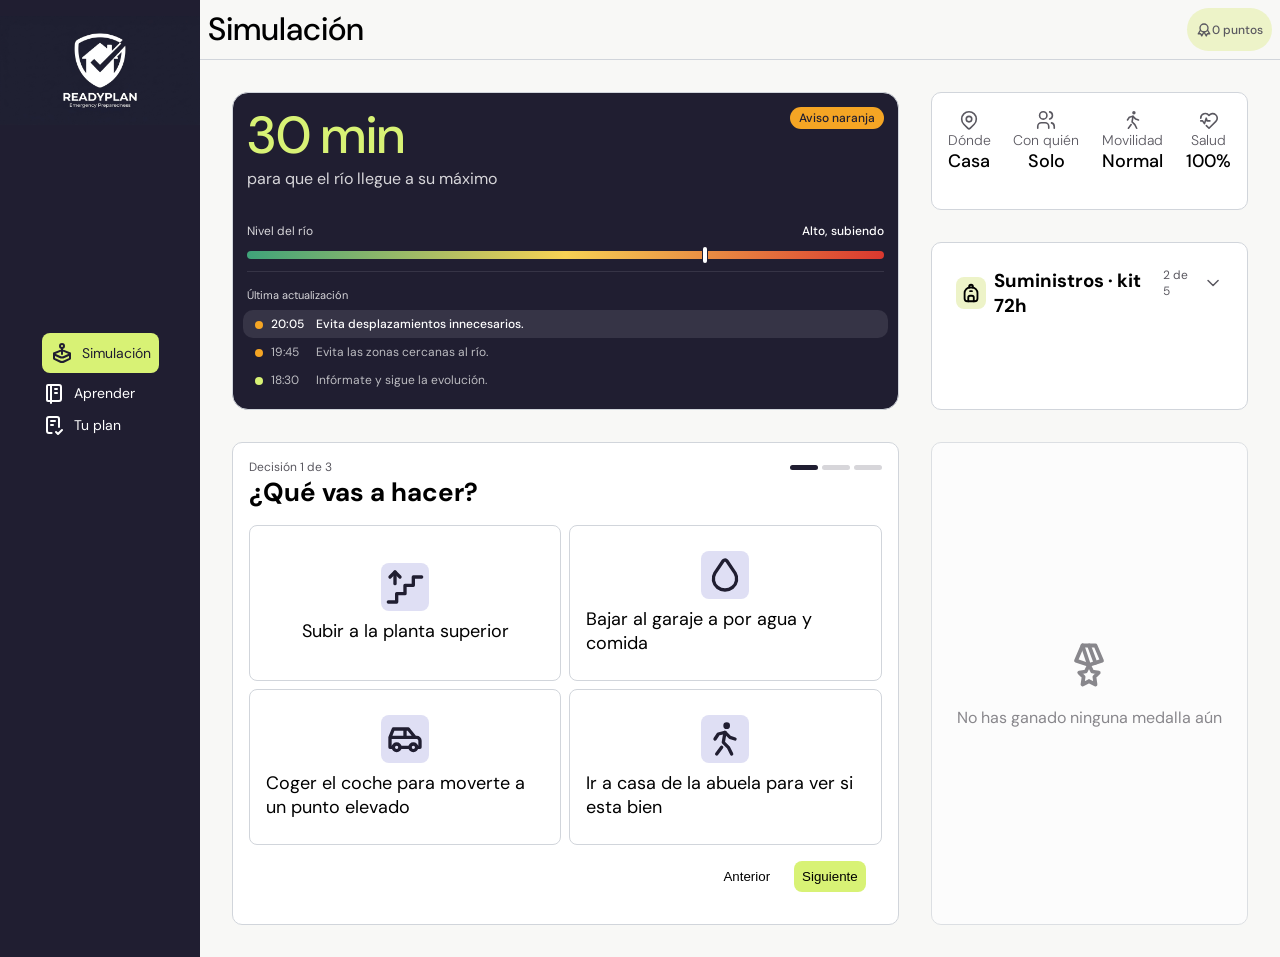
<file: index.html>
<!DOCTYPE html>
<html lang="es">

<head>
    <meta charset="UTF-8">
    <meta name="viewport" content="width=device-width, initial-scale=1.0">
    <title>Readyplan</title>
    <link rel="stylesheet" href="./css/styles.css">
    <link rel="stylesheet" href="./css/variantes.css">


    <link rel="preconnect" href="https://fonts.googleapis.com">
    <link rel="preconnect" href="https://fonts.gstatic.com" crossorigin>
    <link
        href="https://fonts.googleapis.com/css2?family=DM+Sans:ital,opsz,wght@0,9..40,100..1000;1,9..40,100..1000&display=swap"
        rel="stylesheet">
</head>

<body>

    <header class="main__header">
        <h1>Simulación</h1>
        <div class="badge">

            <svg xmlns="http://www.w3.org/2000/svg" width="16" height="16" viewBox="0 0 24 24" fill="none"
                stroke="currentColor" stroke-width="2" stroke-linecap="round" stroke-linejoin="round"
                class="icon icon-tabler icons-tabler-outline icon-tabler-award">
                <path stroke="none" d="M0 0h24v24H0z" fill="none" />
                <path d="M6 9a6 6 0 1 0 12 0a6 6 0 1 0 -12 0" />
                <path d="M12 15l3.4 5.89l1.598 -3.233l3.598 .232l-3.4 -5.889" />
                <path d="M6.802 12l-3.4 5.89l3.598 -.233l1.598 3.232l3.4 -5.889" />
            </svg>
            <p class="badge__text">0 puntos</p>
        </div>



    </header>

    <aside class="sidebar">

        <img id="logo" src="./assets/logo.jpeg" alt="icono">

        <nav class="navbar">

            <ul class="nav__list">
                <li class="nav__item nav__item--active">
                    <a class="nav__link" href="index.html">
                        <svg xmlns="http://www.w3.org/2000/svg" width="24" height="24" viewBox="0 0 24 24" fill="none"
                            stroke="currentColor" stroke-width="2" stroke-linecap="round" stroke-linejoin="round"
                            class="icon icon-tabler icons-tabler-outline icon-tabler-brand-apple-arcade">
                            <path stroke="none" d="M0 0h24v24H0z" fill="none" />
                            <path d="M10 5a2 2 0 1 0 4 0a2 2 0 1 0 -4 0" />
                            <path
                                d="M20 12.5v4.75a.734 .734 0 0 1 -.055 .325a.704 .704 0 0 1 -.348 .366l-5.462 2.58a5 5 0 0 1 -4.27 0l-5.462 -2.58a.705 .705 0 0 1 -.401 -.691l0 -4.75" />
                            <path
                                d="M4.431 12.216l5.634 -2.332a5.065 5.065 0 0 1 3.87 0l5.634 2.332a.692 .692 0 0 1 .028 1.269l-5.462 2.543a5.064 5.064 0 0 1 -4.27 0l-5.462 -2.543a.691 .691 0 0 1 .028 -1.27" />
                            <path d="M12 7l0 6" />
                        </svg>
                        <p>Simulación</p>
                    </a>
                </li>
                <li class="nav__item">
                    <a class="nav__link" href="guias.html">

                        <svg xmlns="http://www.w3.org/2000/svg" width="24" height="24" viewBox="0 0 24 24" fill="none"
                            stroke="currentColor" stroke-width="2" stroke-linecap="round" stroke-linejoin="round"
                            class="icon icon-tabler icons-tabler-outline icon-tabler-notebook">
                            <path stroke="none" d="M0 0h24v24H0z" fill="none" />
                            <path
                                d="M6 4h11a2 2 0 0 1 2 2v12a2 2 0 0 1 -2 2h-11a1 1 0 0 1 -1 -1v-14a1 1 0 0 1 1 -1m3 0v18" />
                            <path d="M13 8l2 0" />
                            <path d="M13 12l2 0" />
                        </svg>

                        <p>Aprender</p>
                    </a>
                </li>
                <li class="nav__item">
                    <a class="nav__link" href="plan.html">

                        <svg xmlns="http://www.w3.org/2000/svg" width="24" height="24" viewBox="0 0 24 24" fill="none"
                            stroke="currentColor" stroke-width="2" stroke-linecap="round" stroke-linejoin="round"
                            class="icon icon-tabler icons-tabler-outline icon-tabler-checklist">
                            <path stroke="none" d="M0 0h24v24H0z" fill="none" />
                            <path d="M9.615 20h-2.615a2 2 0 0 1 -2 -2v-12a2 2 0 0 1 2 -2h8a2 2 0 0 1 2 2v8" />
                            <path d="M14 19l2 2l4 -4" />
                            <path d="M9 8h4" />
                            <path d="M9 12h2" />
                        </svg>

                        <p>Tu plan</p>
                    </a>
                </li>
            </ul>

        </nav>


    </aside>

    <main class="main__content">
        <section class="card card--context">
            <header class="context__header">

                <div>

                    <p class="context__time">
                        30 min
                    </p>
                    <p class="context__caption">para que el río llegue a su máximo</p>

                </div>


                <p class="badge badge--alert-orange">Aviso naranja</p>

            </header>

            <div class="level">
                <p class="level__text">Nivel del río <strong>Alto, subiendo</strong></p>
                <div class="level__bar" aria-hidden="true">
                    <span class="level__marker"></span>
                </div>

            </div>


            <h3 class="context__subtitle">Última actualización</h3>
            <ol class="alerts">


                <li class="alerts__item alerts__item--orange alerts__item--current">
                    <p class="alerts__title"><time datetime="20:05">20:05</time> Evita desplazamientos innecesarios.</p>
                </li>
                <li class="alerts__item alerts__item--orange">
                    <p class="alerts__title"><time datetime="19:45">19:45</time> Evita las zonas cercanas al río.</p>

                </li>
                <li class="alerts__item alerts__item--green">
                    <p class="alerts__title"><time datetime="18:30">18:30</time> Infórmate y sigue la evolución.</p>

                </li>


            </ol>

        </section>


        <section class="card card--user">

            <div class="user__info">
                <svg xmlns="http://www.w3.org/2000/svg" width="22" height="22" viewBox="0 0 24 24" fill="none"
                    stroke="currentColor" stroke-width="1.75" stroke-linecap="round" stroke-linejoin="round"
                    class="icon icon-tabler icons-tabler-outline icon-tabler-map-pin">
                    <path stroke="none" d="M0 0h24v24H0z" fill="none" />
                    <path d="M9 11a3 3 0 1 0 6 0a3 3 0 0 0 -6 0" />
                    <path d="M17.657 16.657l-4.243 4.243a2 2 0 0 1 -2.827 0l-4.244 -4.243a8 8 0 1 1 11.314 0" />
                </svg>
                <p class="label__text">Dónde</p>
                <p class="user__context">Casa</p>
            </div>

            <div class="user__info">
                <svg xmlns="http://www.w3.org/2000/svg" width="22" height="22" viewBox="0 0 24 24" fill="none"
                    stroke="currentColor" stroke-width="1.75" stroke-linecap="round" stroke-linejoin="round"
                    class="icon icon-tabler icons-tabler-outline icon-tabler-users">
                    <path stroke="none" d="M0 0h24v24H0z" fill="none" />
                    <path d="M5 7a4 4 0 1 0 8 0a4 4 0 1 0 -8 0" />
                    <path d="M3 21v-2a4 4 0 0 1 4 -4h4a4 4 0 0 1 4 4v2" />
                    <path d="M16 3.13a4 4 0 0 1 0 7.75" />
                    <path d="M21 21v-2a4 4 0 0 0 -3 -3.85" />
                </svg>
                <p class="label__text">Con quién</p>
                <p class="user__context">Solo</p>
            </div>

            <div class="user__info">
                <svg xmlns="http://www.w3.org/2000/svg" width="22" height="22" viewBox="0 0 24 24" fill="none"
                    stroke="currentColor" stroke-width="1.75" stroke-linecap="round" stroke-linejoin="round"
                    class="icon icon-tabler icons-tabler-outline icon-tabler-walk">
                    <path stroke="none" d="M0 0h24v24H0z" fill="none" />
                    <path d="M12 4a1 1 0 1 0 2 0a1 1 0 1 0 -2 0" />
                    <path d="M7 21l3 -4" />
                    <path d="M16 21l-2 -4l-3 -3l1 -6" />
                    <path d="M6 12l2 -3l4 -1l3 3l3 1" />
                </svg>
                <p class="label__text">Movilidad</p>
                <p class="user__context">Normal</p>
            </div>

            <div class="user__info">
                <svg xmlns="http://www.w3.org/2000/svg" width="22" height="22" viewBox="0 0 24 24" fill="none"
                    stroke="currentColor" stroke-width="1.75" stroke-linecap="round" stroke-linejoin="round"
                    class="icon icon-tabler icons-tabler-outline icon-tabler-heartbeat">
                    <path stroke="none" d="M0 0h24v24H0z" fill="none" />
                    <path
                        d="M19.5 13.572l-7.5 7.428l-2.896 -2.868m-6.117 -8.104a5 5 0 0 1 9.013 -3.022a5 5 0 1 1 7.5 6.572" />
                    <path d="M3 13h2l2 3l2 -6l1 3h3" />
                </svg>
                <p class="label__text">Salud</p>
                <p class="user__context">100%</p>
            </div>


        </section>

        <section class="card card--decision">
            <article class="decision__header">
                <div class="decision__count">
                    <p>Decisión 1 de 3</p>
                    <div class="progress" aria-hidden="true">
                        <span class="progress__step progress__step--done"></span>
                        <span class="progress__step"></span>
                        <span class="progress__step"></span>
                    </div>


                </div>
                <h3>¿Qué vas a hacer?</h3>
            </article>
            <article class="answers">
                <div class="answer__opt">
                    <svg xmlns="http://www.w3.org/2000/svg" width="28" height="28" viewBox="0 0 24 24" fill="none"
                        stroke="currentColor" stroke-width="2" stroke-linecap="round" stroke-linejoin="round"
                        class="icon icon-tabler icons-tabler-outline icon-tabler-stairs-up">
                        <path stroke="none" d="M0 0h24v24H0z" fill="none" />
                        <path d="M22 6h-5v5h-5v5h-5v5h-5" />
                        <path d="M6 10v-7" />
                        <path d="M3 6l3 -3l3 3" />
                    </svg>

                    <p>Subir a la planta superior</p>
                </div>
                <div class="answer__opt">

                    <svg xmlns="http://www.w3.org/2000/svg" width="28" height="28" viewBox="0 0 24 24" fill="none"
                        stroke="currentColor" stroke-width="2" stroke-linecap="round" stroke-linejoin="round"
                        class="icon icon-tabler icons-tabler-outline icon-tabler-droplet">
                        <path stroke="none" d="M0 0h24v24H0z" fill="none" />
                        <path
                            d="M7.502 19.423c2.602 2.105 6.395 2.105 8.996 0c2.602 -2.105 3.262 -5.708 1.566 -8.546l-4.89 -7.26c-.42 -.625 -1.287 -.803 -1.936 -.397a1.376 1.376 0 0 0 -.41 .397l-4.893 7.26c-1.695 2.838 -1.035 6.441 1.567 8.546" />
                    </svg>
                    <p>Bajar al garaje a por agua y comida</p>
                </div>
                <div class="answer__opt">

                    <svg xmlns="http://www.w3.org/2000/svg" width="24" height="24" viewBox="0 0 24 24" fill="none"
                        stroke="currentColor" stroke-width="2" stroke-linecap="round" stroke-linejoin="round"
                        class="icon icon-tabler icons-tabler-outline icon-tabler-car">
                        <path stroke="none" d="M0 0h24v24H0z" fill="none" />
                        <path d="M5 17a2 2 0 1 0 4 0a2 2 0 1 0 -4 0" />
                        <path d="M15 17a2 2 0 1 0 4 0a2 2 0 1 0 -4 0" />
                        <path d="M5 17h-2v-6l2 -5h9l4 5h1a2 2 0 0 1 2 2v4h-2m-4 0h-6m-6 -6h15m-6 0v-5" />
                    </svg>
                    <p>Coger el coche para moverte a un punto elevado</p>
                </div>
                <div class="answer__opt">

                    <svg xmlns="http://www.w3.org/2000/svg" width="24" height="24" viewBox="0 0 24 24" fill="none"
                        stroke="currentColor" stroke-width="2" stroke-linecap="round" stroke-linejoin="round"
                        class="icon icon-tabler icons-tabler-outline icon-tabler-walk">
                        <path stroke="none" d="M0 0h24v24H0z" fill="none" />
                        <path d="M12 4a1 1 0 1 0 2 0a1 1 0 1 0 -2 0" />
                        <path d="M7 21l3 -4" />
                        <path d="M16 21l-2 -4l-3 -3l1 -6" />
                        <path d="M6 12l2 -3l4 -1l3 3l3 1" />
                    </svg>
                    <p>Ir a casa de la abuela para ver si esta bien</p>
                </div>
            </article>
            <div class="btn__group">

                <button class="decision__btn decision__btn--ant">Anterior</button>     
                <button class="decision__btn decision__btn--sig">Siguiente</button> 

            </div>

        </section>


        <section class="card card--supplies">
            <details class="dropdown">
                <summary class="dropdown__summary">
                    <div class="dropdown__title">

                        <svg xmlns="http://www.w3.org/2000/svg" width="24" height="24" viewBox="0 0 24 24" fill="none"
                            stroke="currentColor" stroke-width="2" stroke-linecap="round" stroke-linejoin="round"
                            class="icon icon-tabler icons-tabler-outline icon-tabler-backpack">
                            <path stroke="none" d="M0 0h24v24H0z" fill="none" />
                            <path d="M5 18v-6a6 6 0 0 1 6 -6h2a6 6 0 0 1 6 6v6a3 3 0 0 1 -3 3h-8a3 3 0 0 1 -3 -3" />
                            <path d="M10 6v-1a2 2 0 1 1 4 0v1" />
                            <path d="M9 21v-4a2 2 0 0 1 2 -2h2a2 2 0 0 1 2 2v4" />
                            <path d="M11 10h2" />
                        </svg>
                        <h3>Suministros · kit 72h</h3>
                    </div>
                    <div class="dropdown__meta">
                        <p>2 de 5</p>
                        <svg xmlns="http://www.w3.org/2000/svg" width="22" height="22" viewBox="0 0 24 24" fill="none"
                            stroke="currentColor" stroke-width="1.8" stroke-linecap="round" stroke-linejoin="round"
                            class="icon icon-tabler icons-tabler-outline icon-tabler-chevron-down">
                            <path stroke="none" d="M0 0h24v24H0z" fill="none" />
                            <path d="M6 9l6 6l6 -6" />
                        </svg>

                    </div>


                </summary>
                <article class="dropdown__content">

                    <ul class="supplies">
                        <li class="supplies__item">
                            <p>Agua</p>
                            <span class="tag__supplie tag__supplie--ok">2l</span>
                        </li>
                        <li class="supplies__item">
                            <p>Linterna y pilas</p>
                            <span class="tag__supplie tag__supplie--ok">
                                <svg xmlns="http://www.w3.org/2000/svg" width="20" height="20" viewBox="0 0 24 24"
                                    fill="none" stroke="currentColor" stroke-width="1.8" stroke-linecap="round"
                                    stroke-linejoin="round"
                                    class="icon icon-tabler icons-tabler-outline icon-tabler-check">
                                    <path stroke="none" d="M0 0h24v24H0z" fill="none" />
                                    <path d="M5 12l5 5l10 -10" />
                                </svg>
                            </span>
                        </li>
                        <li class="supplies__item">
                            <p>Botiquín</p>
                            <span class="tag__supplie  tag__supplie--check">
                                <svg xmlns="http://www.w3.org/2000/svg" width="20" height="20" viewBox="0 0 24 24"
                                    fill="none" stroke="currentColor" stroke-width="1.8" stroke-linecap="round"
                                    stroke-linejoin="round"
                                    class="icon icon-tabler icons-tabler-outline icon-tabler-question-mark">
                                    <path stroke="none" d="M0 0h24v24H0z" fill="none" />
                                    <path
                                        d="M8 8a3.5 3 0 0 1 3.5 -3h1a3.5 3 0 0 1 3.5 3a3 3 0 0 1 -2 3a3 4 0 0 0 -2 4" />
                                    <path d="M12 19l0 .01" />
                                </svg>
                            </span>
                        </li>
                        <li class="supplies__item">
                            <p>Radio a pilas</p>
                            <span class="tag__supplie  tag__supplie--missing">
                                <p>Falta</p>
                            </span>
                        </li>
                        <li class="supplies__item">
                            <p>Comida no perecedera</p>
                            <span class="tag__supplie  tag__supplie--missing">
                                <p>Falta</p>
                            </span>
                        </li>
                    </ul>

                </article>
            </details>
        </section>
        <section class="card card--logros"> 
            <svg xmlns="http://www.w3.org/2000/svg" width="24" height="24" viewBox="0 0 24 24" fill="none" stroke="currentColor" stroke-width="1.75" stroke-linecap="round" stroke-linejoin="round" class="icon icon-tabler icons-tabler-outline icon-tabler-medal-2"><path stroke="none" d="M0 0h24v24H0z" fill="none" /><path d="M9 3h6l3 7l-6 2l-6 -2l3 -7" /><path d="M12 12l-3 -9" /><path d="M15 11l-3 -8" /><path d="M12 19.5l-3 1.5l.5 -3.5l-2 -2l3 -.5l1.5 -3l1.5 3l3 .5l-2 2l.5 3.5l-3 -1.5" /></svg>
            <p>No has ganado ninguna medalla aún</p>
        </section>


    </main>

</body>

</html>
</file>
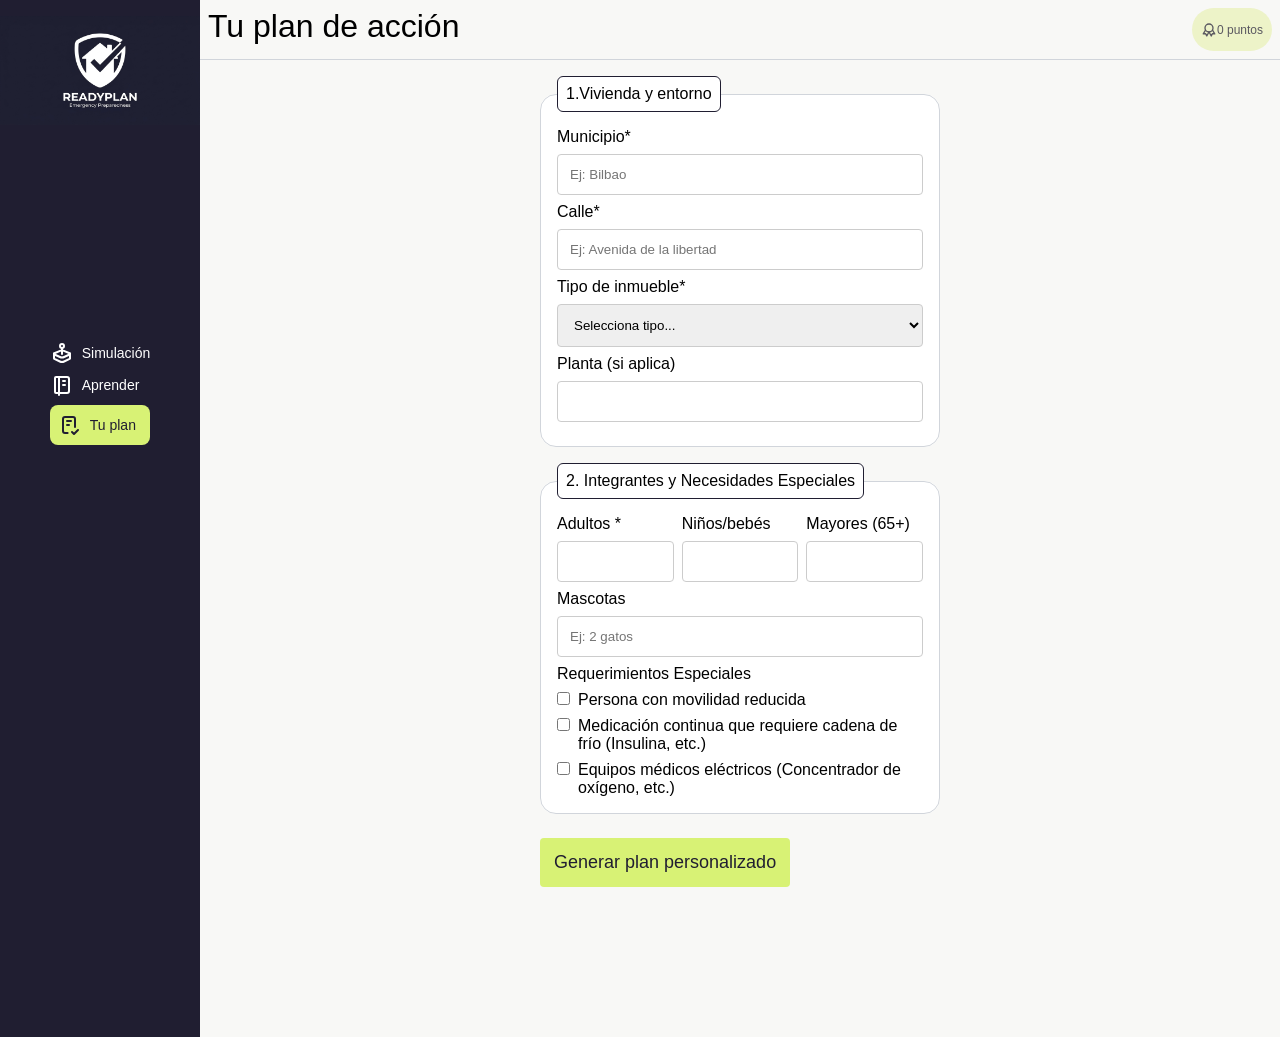
<file: plan.html>
<!DOCTYPE html>
<html lang="es">

<head>
    <meta charset="UTF-8">
    <meta name="viewport" content="width=device-width, initial-scale=1.0">
    <title>Readyplan</title>
    <link rel="stylesheet" href="./css/styles.css">
    <link rel="stylesheet" href="./css/variantes.css">
    <link rel="stylesheet" href="./css/planStyles.css">
</head>

<body>

    <header class="main__header">
        <h1>Tu plan de acción</h1>
        <p></p>
        <div class="badge">

            <svg xmlns="http://www.w3.org/2000/svg" width="16" height="16" viewBox="0 0 24 24" fill="none"
                stroke="currentColor" stroke-width="2" stroke-linecap="round" stroke-linejoin="round"
                class="icon icon-tabler icons-tabler-outline icon-tabler-award">
                <path stroke="none" d="M0 0h24v24H0z" fill="none" />
                <path d="M6 9a6 6 0 1 0 12 0a6 6 0 1 0 -12 0" />
                <path d="M12 15l3.4 5.89l1.598 -3.233l3.598 .232l-3.4 -5.889" />
                <path d="M6.802 12l-3.4 5.89l3.598 -.233l1.598 3.232l3.4 -5.889" />
            </svg>
            <p class="badge__text">0 puntos</p>
        </div>



    </header>

    <aside class="sidebar">

        <img id="logo" src="./assets/logo.jpeg" alt="icono">

        <nav class="navbar">

            <ul class="nav__list">
                <li class="nav__item">
                    <a class="nav__link" href="index.html">
                        <svg xmlns="http://www.w3.org/2000/svg" width="24" height="24" viewBox="0 0 24 24" fill="none"
                            stroke="currentColor" stroke-width="2" stroke-linecap="round" stroke-linejoin="round"
                            class="icon icon-tabler icons-tabler-outline icon-tabler-brand-apple-arcade">
                            <path stroke="none" d="M0 0h24v24H0z" fill="none" />
                            <path d="M10 5a2 2 0 1 0 4 0a2 2 0 1 0 -4 0" />
                            <path
                                d="M20 12.5v4.75a.734 .734 0 0 1 -.055 .325a.704 .704 0 0 1 -.348 .366l-5.462 2.58a5 5 0 0 1 -4.27 0l-5.462 -2.58a.705 .705 0 0 1 -.401 -.691l0 -4.75" />
                            <path
                                d="M4.431 12.216l5.634 -2.332a5.065 5.065 0 0 1 3.87 0l5.634 2.332a.692 .692 0 0 1 .028 1.269l-5.462 2.543a5.064 5.064 0 0 1 -4.27 0l-5.462 -2.543a.691 .691 0 0 1 .028 -1.27" />
                            <path d="M12 7l0 6" />
                        </svg>
                        <p>Simulación</p>
                    </a>
                </li>
                <li class="nav__item">
                    <a class="nav__link " href="guias.html">

                        <svg xmlns="http://www.w3.org/2000/svg" width="24" height="24" viewBox="0 0 24 24" fill="none"
                            stroke="currentColor" stroke-width="2" stroke-linecap="round" stroke-linejoin="round"
                            class="icon icon-tabler icons-tabler-outline icon-tabler-notebook">
                            <path stroke="none" d="M0 0h24v24H0z" fill="none" />
                            <path
                                d="M6 4h11a2 2 0 0 1 2 2v12a2 2 0 0 1 -2 2h-11a1 1 0 0 1 -1 -1v-14a1 1 0 0 1 1 -1m3 0v18" />
                            <path d="M13 8l2 0" />
                            <path d="M13 12l2 0" />
                        </svg>

                        <p>Aprender</p>
                    </a>
                </li>
                <li class="nav__item">
                    <a class="nav__link nav__item--active" href="./plan.html">

                        <svg xmlns="http://www.w3.org/2000/svg" width="24" height="24" viewBox="0 0 24 24" fill="none"
                            stroke="currentColor" stroke-width="2" stroke-linecap="round" stroke-linejoin="round"
                            class="icon icon-tabler icons-tabler-outline icon-tabler-checklist">
                            <path stroke="none" d="M0 0h24v24H0z" fill="none" />
                            <path d="M9.615 20h-2.615a2 2 0 0 1 -2 -2v-12a2 2 0 0 1 2 -2h8a2 2 0 0 1 2 2v8" />
                            <path d="M14 19l2 2l4 -4" />
                            <path d="M9 8h4" />
                            <path d="M9 12h2" />
                        </svg>

                        <p>Tu plan</p>
                    </a>
                </li>
            </ul>

        </nav>


    </aside>

    <main class="content__plan">

        <form action="" method="post" autocomplete="off">

            <fieldset>
                <legend>1.Vivienda y entorno</legend>

                <label for="municipio">Municipio*</label>
                <input type="text" id="municipio" name="municipio" required placeholder="Ej: Bilbao">

                <label for="calle">Calle*</label>
                <input type="text" id="calle" name="calle" required placeholder="Ej: Avenida de la libertad">


                <div>
                    <label for="inmueble">Tipo de inmueble*</label>
                    <select name="inmueble" id="inmueble" required>
                        <option value="" disabled selected>Selecciona tipo...</option>
                        <option value="Piso en altura">Piso en altura</option>
                        <option value="Bajo o primer piso">Bajo o primer piso</option>
                        <option value="Chalet o adosado">Chalet o adosado</option>
                        <option value="Casa en entorno rural">Casa en entorno rural</option>
                    </select>

                    <label for="planta">Planta (si aplica)</label>
                    <input type="number" max="30" min="1" name="planta" id="planta">

                </div>

            </fieldset>
            <fieldset>
                <legend>2. Integrantes y Necesidades Especiales </legend>
                <div class="persons">
                    <div>
                        <label for="adultos">Adultos <span>*</span></label>
                        <input type="number" name="adultos" id="adultos" required>

                    </div>

                    <div>
                        <label for="niños">Niños/bebés</label>
                        <input type="number" name="niños" id="niños">

                    </div>

                    <div>
                        <label for="mayores">Mayores (65+)</label>
                        <input type="number" name="mayores" id="mayores">

                    </div>


                </div>

                <label for="mascotas">Mascotas</label>
                <input type="text" name="mascotas" id="mascotas" placeholder="Ej: 2 gatos">



                <article>
                    <label>Requerimientos Especiales</label>
                    <div class="checkbox__list">
                        <div class="checkbox__item">
                            <input type="checkbox" id="movilidad" name="movilidad" value="movilidad reducida">
                            <label for="movilidad">Persona con movilidad reducida</label>

                        </div>

                        <div class="checkbox__item">
                            <input type="checkbox" id="medicació¡on" name="medicacion" value="medicacion requerida">
                            <label for="">Medicación continua que requiere cadena de frío (Insulina, etc.)</label>

                        </div>

                        <div class="checkbox__item">

                            <input type="checkbox" id="equipo" name="equipo" value="equipo medico requerido">
                            <label for="equipo">Equipos médicos eléctricos (Concentrador de oxígeno, etc.)</label>
                        </div>

                    </div>

                </article>


            </fieldset>
            <button type="submit" class="btn__plan">Generar plan personalizado</button>

        </form>


    </main>

</body>

</html>
</file>
<file: css/styles.css>
/* -----------------------------------------------------
                    Estilos generales
---------------------------------------------------------*/

html {
    box-sizing: border-box;
    font-family: 'DM Sans', sans-serif;
}


*,
*::after,
*::before {
    padding: 0;
    margin: 0;
    box-sizing: inherit;
}



body {
    height: 100vh;
    background-color: var(--bg-general);

}

/* ------------------------------------------------------
                    Estilos header
---------------------------------------------------------*/

.main__header {

    grid-area: header;
    display: flex;
    flex-direction: row;
    justify-content: space-between;
    padding: 8px;
    border-bottom: var(--border-dark);

    h1 {
        font-weight: 500;
        
    }

}

.badge {
    display: flex;
    flex-direction: row;
    align-items: center;
    padding: 3px 9px;
    background-color: var(--primary-chip);
    border-radius: var(--border-radius-big);
    color: var(--text-secondary);
    font-size: 12px;
    font-weight: 500;

}


/* ------------------------------------------------------
                    Card contexto
---------------------------------------------------------*/
.card.card--context {
    background: #201E31;
    color: #FFFFFF;
    border-radius: 16px;
    padding: 14px;
}

.context__header {
    display: flex;
    justify-content: space-between;
    align-items: flex-start;
    margin-bottom: 12px;
}

.context__title {
    font-size: 12px;
    font-weight: 400;
    color: #D7D6DA;
}

.badge--alert-orange {
    background: var(--alert-orange);
    color: var(--text-dark);
}



.context__time {
    font-size: 52px;
    font-weight: 500;
    line-height: 1.1;
    color: var(--primary-cta);
    margin-bottom: 4px;
}

.context__caption {
    font-size: 16px;
    color: #D7D6DA;
    margin-bottom: 12px;
}

/* Nivel del río */
.level {
    padding: 10px 0 12px;

    border-bottom: 1px solid #363446;
}

.level__text {
    display: flex;
    justify-content: space-between;
    margin: 0 0 12px;
    font-size: 12px;
    color: #D7D6DA;
}

.level__text strong {
    font-weight: 500;
    color: #FFFFFF;
}

.level__bar {
    position: relative;
    height: 8px;
    border-radius: 4px;
    background: linear-gradient(90deg, #3FA37A, #F7D154, #D9382F);

}

.level__marker {
    position: absolute;
    top: -4px;
    width: 4px;
    height: 16px;
    border-radius: 2px;
    background: #FFFFFF;
    box-shadow: 0 0 0 1px #201E31;
    transform: translateX(-50%);
    left: 72%;
}

.level__scale {
    display: flex;
    justify-content: space-between;
    list-style: none;
    margin: 8px 0 0;
    padding: 0;
    font-size: 11px;
    color: #BCBCC1;
}


.context__subtitle {
    margin-top: 16px;
    margin-bottom: 8px;
    font-size: 11px;
    font-weight: 400;
    color: #D7D6DA;
}

.alerts {
    list-style: none;
    margin: 0;
    padding: 0;
}

.alerts__item {
    position: relative;
    margin: 0 -4px;
    padding: 6px 10px 6px 28px;
    border-radius: 10px;
}

.alerts__item::before {
    content: "";
    position: absolute;
    left: 12px;
    top: 11px;
    width: 8px;
    height: 8px;
    border-radius: 50%;
    background: #D8F275;
}

.alerts__item--yellow::before {
    background: #F7D154;
}

.alerts__item--orange::before {
    background: #F5A524;
}

.alerts__item--current {
    background: #363446;
}

.alerts__title {
    margin: 0;
    font-size: 12px;
    color: #BCBCC1;
}

.alerts__title time {
    display: inline-block;
    width: 42px;
}

.alerts__advice {
    margin: 0;
    padding-left: 42px;
    font-size: 11px;
    color: #9B9AA2;
}

.alerts__item--current .alerts__title {
    font-weight: 500;
    color: #FFFFFF;
}


/* ------------------------------------------------------
                    Estilos sidebar mobile
---------------------------------------------------------*/

.sidebar {
    background-color: var(--bg-dark);

    position: fixed;
    bottom: 0px;
    width: 100vw;
    height: auto;
    z-index: 10;
}

.sidebar img {
    display: none;
}

.nav__list {
    display: flex;
    flex-direction: row;
    justify-content: space-around;

    width: 100%;
    padding: 8px;
}

.nav__item {
    list-style: none;
    align-items: center;
    padding-top: 0.5rem;

}

.nav__link {
    text-decoration: none;
    color: #fff;

    display: flex;
    flex-direction: column;
    align-items: center;
    font-size: 14px;


}

.nav__item--active {
    background-color: var(--primary-cta);
    padding: 8px;
    border-radius: var(--border-radius-small);

    p,
    svg {
        color: var(--text-dark);
    }
}



/* ------------------------------------------------------
                    Contenido principal mobile
---------------------------------------------------------*/


.main__content {
    display: flex;
    flex-direction: column;
}

.card {
    background-color: var(--card-bg);
    height: auto;
    padding: 16px;
    margin: 16px;
    border-radius: 8px;
    border: var(--border-dark);

}



/* ------------------------------------------------------
                    Sección de info usuario 
---------------------------------------------------------*/

.card.card--user {
    display: flex;
    flex-direction: row;
    justify-content: space-between;

}

.user__info {
    display: flex;
    flex-direction: column;
    align-items: center;

    svg {
        color: var(--text-secondary);
    }

    .user__context {
        font-weight: 500;
        font-size: 18px;

    }

}


/* ------------------------------------------------------
                    Sección de decisión 
---------------------------------------------------------*/

.decision__count p {
    color: var(--text-secondary);
    font-size: 12px;
}

.answers {
    margin-top: 1rem;

    display: flex;
    flex-direction: column;
    gap: 8px;
}

.answer__opt {
    display: flex;
    border: var(--border-dark);
    padding: 16px 16px 16px 16px;
    border-radius: 8px;
    align-items: center;
    gap: 8px;
    font-size: 14px;

    svg {
        background-color: var(--lavender-100);
        padding: 4px;
        border-radius: var(--border-radius-small);
        color: var(--text-dark);
    }

}

 .btn__group{
        display: flex;
        flex-direction: row;
        justify-content: flex-end;
        gap: 16px;
        margin: 16px;
    }
    .decision__btn{
        padding: 8px;
        border-radius: var(--border-radius-small);
        border: none;
        cursor: pointer;
    }

  

    .decision__btn--ant{
        background-color: transparent;
    }

    .decision__btn--sig{
        background-color: var(--primary-cta);
    }

/* ------------------------------------------------------
                Barra de progreso seccion decision
---------------------------------------------------------*/

.decision__count {
    display: flex;
    flex-direction: row;
    justify-content: space-between;
    align-items: center;
}

.progress {
    display: flex;
    gap: 4px;
}

.progress__step {
    width: 28px;
    height: 5px;
    border-radius: 3px;
    background: var(--text-light);

}

.progress__step--done {
    background: var(--text-dark);
}




/* ------------------------------------------------------
                    Sección suministros
---------------------------------------------------------*/

.label__text {
    color: var(--text-secondary);
    font-size: 14px;
    font-weight: 300;
}

.dropdown {
    background: var(--bg-card);


    margin-bottom: 6rem;
    width: 100%;
}

.dropdown__summary {
    display: flex;
    align-items: center;
    justify-content: space-between;

    padding: 8px;
    cursor: pointer;

}

.dropdown__title {
    display: flex;
    flex-direction: row;
    gap: 8px;
    align-items: center;

}

.dropdown__title svg {
    background-color: var(--primary-chip);
    padding: 4px;
    border-radius: 8px;
}

.dropdown__meta {
    display: flex;
    flex-direction: row;
    align-items: center;
    font-size: 12px;
    color: var(--text-secondary);
    gap: 8px;
    margin-bottom: 20px;
}


.supplies__item {
    list-style: none;
    display: flex;
    align-items: center;
    justify-content: space-between;
    border-bottom: var(--border-dark);
    padding: 8px;

}

.tag__supplie {
    padding: 4px 8px 2px 8px;
    text-align: right;
    border-radius: 16px;
    font-size: 14px;
}

.tag__supplie--ok {
    background-color: var(--alert-green-light);
    padding: 4px 8px 4px 8px;
    min-width: 24px;

}

.tag__supplie--check {
    background-color: var(--alert-yellow-light);
    padding: 4px 8px 4px 8px;
    min-width: 24px;
}

.tag__supplie--missing {
    background-color: var(--alert-red-light);
    padding: 4px 8px 4px 8px;
    min-width: 24px;

}


.card.card--logros{
    display: none;
}

/* ------------------------------------------------------
                    Version desktop
---------------------------------------------------------*/



@media (min-width:768px) {
    body {
        height: 100vh;

        display: grid;
        grid-template-columns: 200px 1fr;
        grid-template-rows: 60px 1fr;
        grid-template-areas:
            "side header"
            "side main";

    }

    .sidebar {

        grid-area: side;
        display: flex;
        flex-direction: column;
        justify-content: space-start;
        align-items: center;
        padding: 1rem;
        position: relative;
        width: auto;
        height: 100%;
    }

    .nav__link {
        flex-direction: row;
        gap: 8px;
    }

    .nav__list {
        flex-direction: column;
    }

    .sidebar img {

        width: 200px;
        margin-bottom: 200px;
        display: block;
    }

    /* ------------------------------------------------------
                        Estilos contenido-principal
    ---------------------------------------------------------*/

    .main__content {

        grid-area: main;
        padding: 1rem;

        display: grid;
        grid-template-columns: 1fr 1fr 1fr;
        grid-template-rows: 150px 200px 1fr;

        grid-template-areas:
            "context context user"

            "context context  supplies"

            "decision decision none";
    }

    .card {
        background-color: var(--card-bg);
        border-radius: 10px;
    }

    .card.card--context {
        grid-area: context;


    }

    .card.card--user {
        grid-area: user;
        flex-direction: row;

    }


    .card.card--decision {

        grid-area: decision;

        h3 {
            font-size: 26px;
        }

        .answers {
            display: grid;
            grid-template-columns: 1fr 1fr;
            grid-template-rows: 1fr 1fr;
            width: 100%;
            height: 320px;

            justify-content: center;
            align-items: center;
        }

        .answer__opt {
            flex-direction: column;
            width: 100%;
            height: 100%;
            align-items: center;
            justify-content: center;
            font-size: 18px;
        }

        .answer__opt:hover {
            cursor: pointer;
            background-color: var(--primary-light);
            border: 1px solid var(--primary-cta);
            transition: 0.5s;
        }

        svg {
            width: 48px;
            height: auto;
        }

    }

    .card.card--supplies {

        grid-area: supplies;

    }

    .card.card--logros{
        display: flex;
        color: var(--text-secondary);
        justify-content: center;
        align-items: center;
        flex-direction: column;
        gap: 16px;
        opacity: 0.7;
        svg{
            width: 52px;
            height: auto;
           
        }
    }

   





}
</file>
<file: css/variantes.css>
:root {

/* -----------------------------------------------------
                    Colores generales
---------------------------------------------------------*/
    --bg-dark: #201E31;
    --black: #17161C;
    --bg-general: #F8F8F6;
    --card-bg: #FFFFFF;    
    --border-color: #D1D5DB;



    --text-dark: #201E31;
    --text-light:#D7D6DA ;
    --text-secondary: #5A5860;


    --alert-yellow-light: #FCD34D;
    --alert-orange-light: #FDBA74;
    --alert-red-light: #FCA5A5;
    --alert-yellow: #F7D154;
    --alert-orange: #F5A524;
    --alert-red: #D9382F;
    --alert-green: #DCFCE7;
    --alert-green-light: #86EFAC;
  

    --primary-cta: #D8F275;
    --primary-light: #F2FACF;
    --primary-chip: #EDF3C8;
   
    
    --lavender-100: #DFDFF4;
    --lavender-200: #DDDEF2;
    --lila-300: #BFACEF;
    
/* -----------------------------------------------------
                    Bordes generales
---------------------------------------------------------*/
    --border-dark: 1px solid var(--border-color);
    --border-light: 1px solid var(--bg-general);


    --border-radius-small: 8px;
    --border-radius-medium: 16px;
    --border-radius-big: 999px;
    
    
    

}
</file>
<file: css/planStyles.css>
main {
    height: 100%;
}

/* ------------------------------------------------------
                        Estilos para form
---------------------------------------------------------*/

form {
    width: 100vw;
}

fieldset {
    margin: 1rem;
    padding: 1rem;
    background-color: var(--card-bg);
    border-radius: 16px;
    border: var(--border-dark);
}



legend {
    background-color: var(--card-bg);
    border: 1px solid var(--bg-dark);
    padding: 8px;

    border-radius: 6px;

}

.checkbox__list {
    display: flex;
    flex-direction: column;
    gap: 8px;
    margin-top: 8px;
}

.persons {
    display: flex;
    flex-direction: row;
    flex-wrap: nowrap;
    gap: 8px;
}

.checkbox__item {
    display: flex;
    flex-direction: row;
    flex-wrap: nowrap;
    align-items: baseline;
    gap: 8px;

}


.persons input {
    width: 48px;

}



input[type=text],
select {
    width: 100%;
    padding: 12px;
    margin: 8px 0;

    border: 1px solid #ccc;
    border-radius: 4px;

}

input[type=number] {
    width: 100%;
    padding: 12px;
    margin: 8px 0;

    border: 1px solid #ccc;
    border-radius: 4px;

}

label {
    display: block;
}

button {
    width: 92%;
    background-color: var(--primary-cta);
    color: var(--text-dark);
    padding: 14px;
    margin: 8px 1rem 150px;
    border: none;
    border-radius: 4px;
    cursor: pointer;
}

button:hover {
    background-color: var(--pr);
}


/* ------------------------------------------------------
                        Estilos para desktop
---------------------------------------------------------*/

@media (min-width:768px) {
    .content__plan {
        align-items: center;
        justify-content: center;
        display: flex;
        flex-direction: column;
    }

    form {
        width: 40%;

    }

    button {
        width: auto;
        font-size: 18px;


    }

}
</file>
